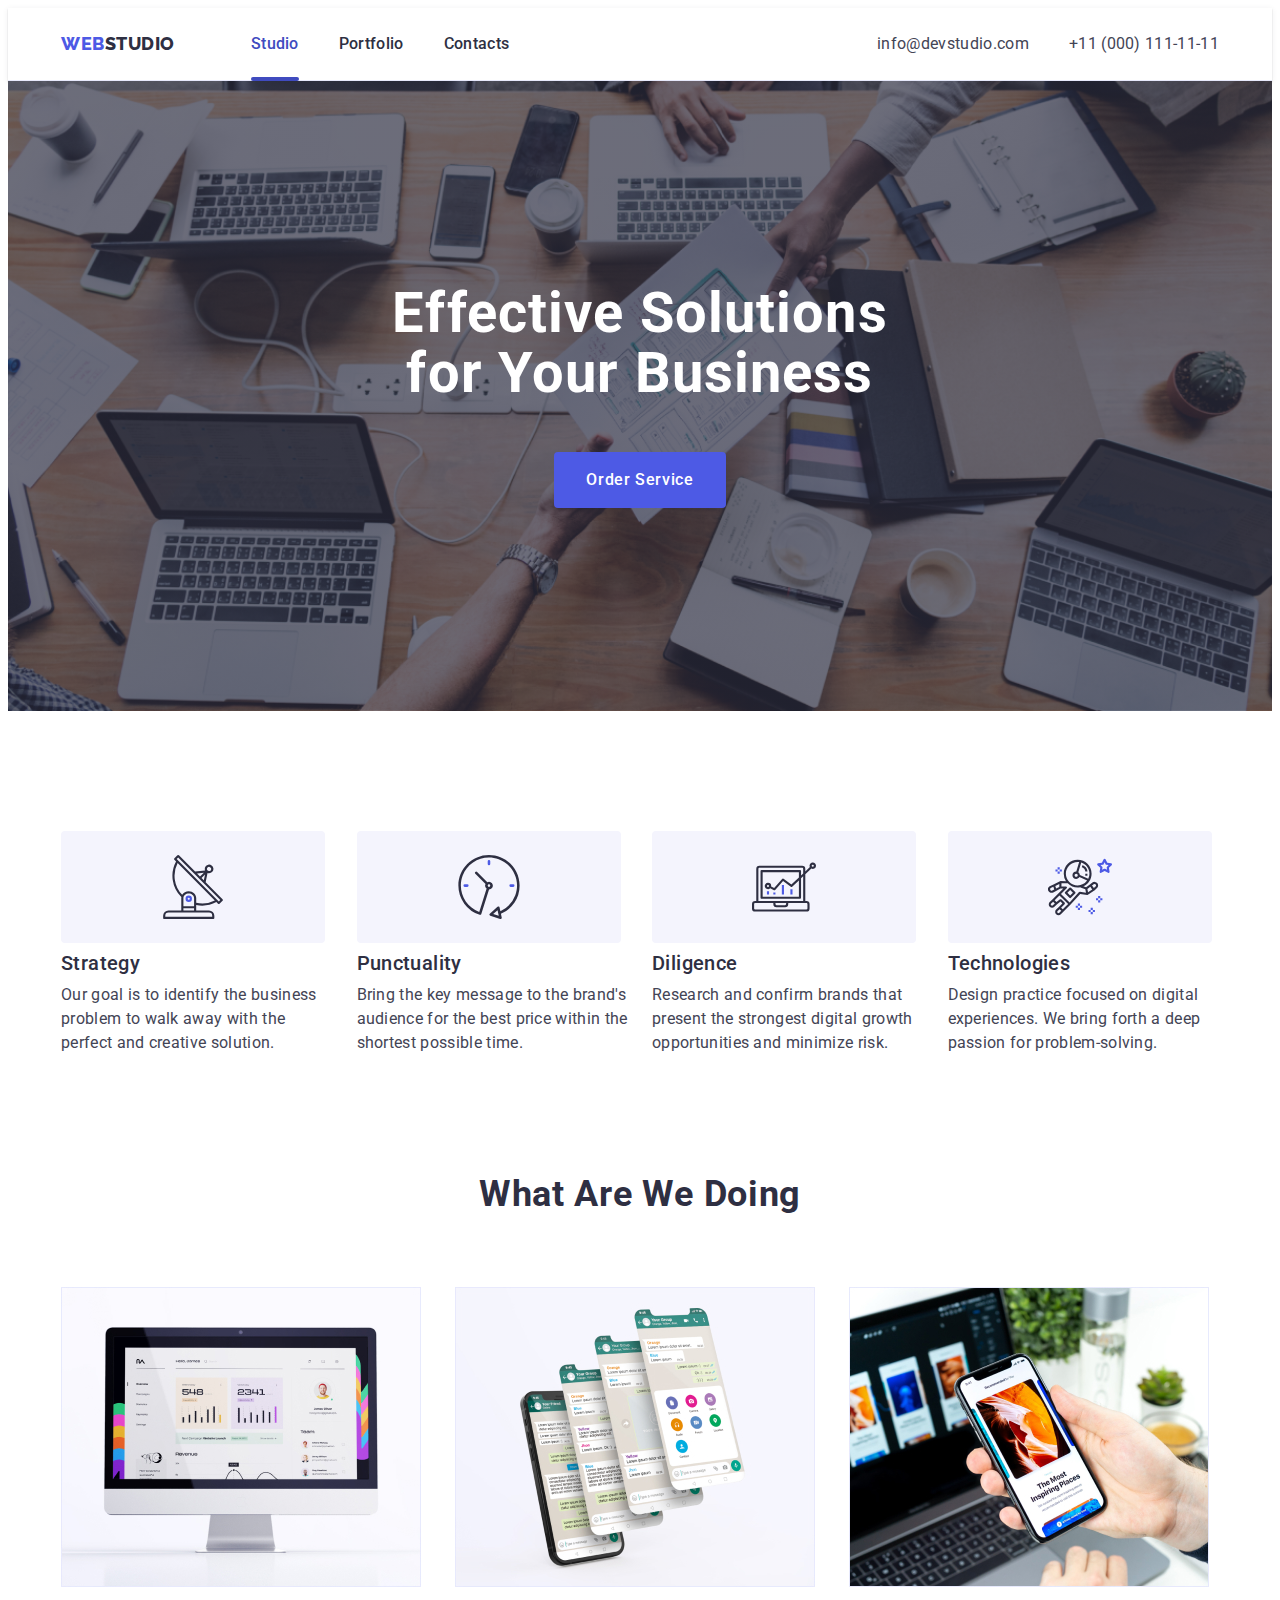
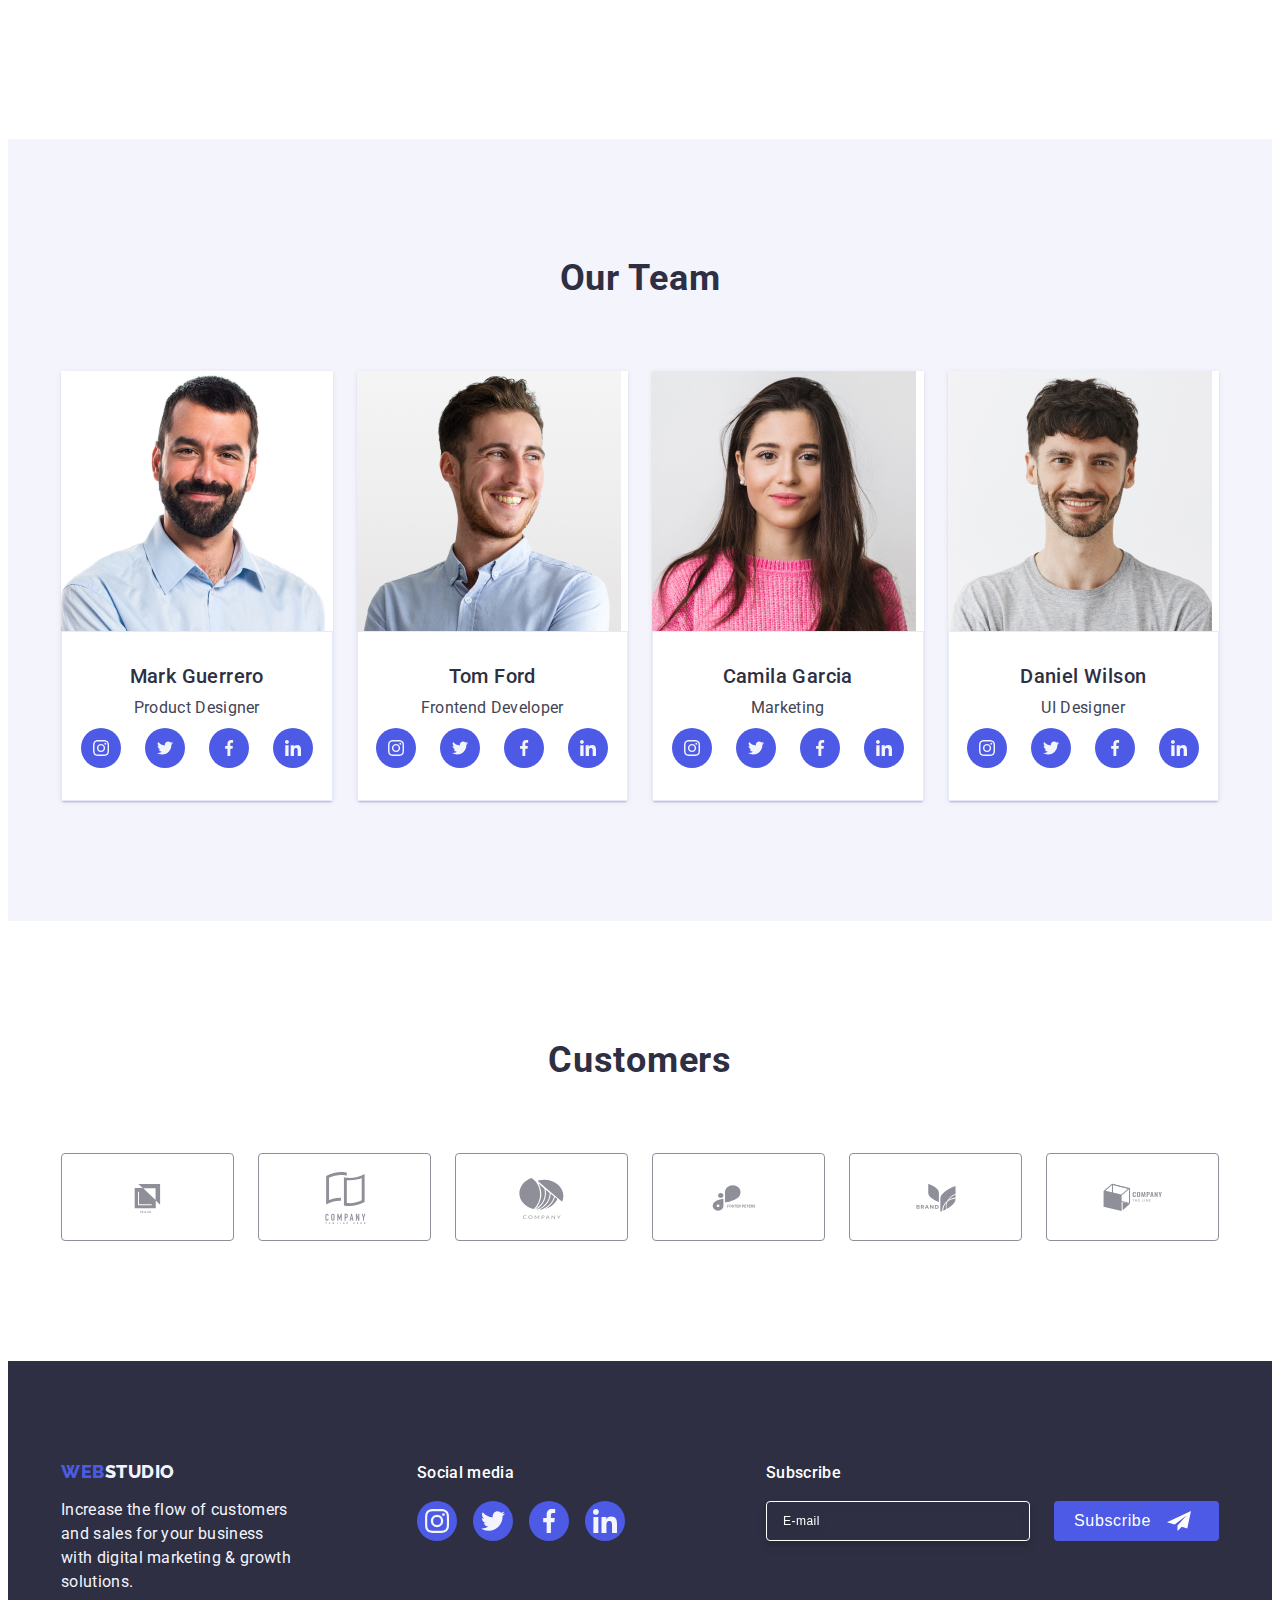
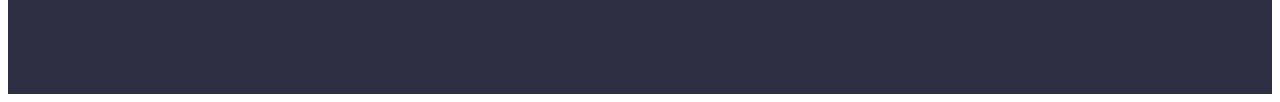
<file: index.html>
<!DOCTYPE html>
<html lang="en">

<head>
  <meta charset="UTF-8" />
  <meta http-equiv="X-UA-Compatible" content="IE=edge" />
  <meta name="viewport" content="width=device-width, initial-scale=1.0" />
  <title>Web studio</title>


  <link rel="stylesheet" href="https://cdnjs.cloudflare.com/ajax/libs/modern-normalize/2.0.0/modern-normalize.min.css"
    integrity="sha512-4xo8blKMVCiXpTaLzQSLSw3KFOVPWhm/TRtuPVc4WG6kUgjH6J03IBuG7JZPkcWMxJ5huwaBpOpnwYElP/m6wg=="
    crossorigin="anonymous" referrerpolicy="no-referrer" />


  <link rel="preconnect" href="https://fonts.googleapis.com">
  <link rel="preconnect" href="https://fonts.gstatic.com" crossorigin>
  <link href="https://fonts.googleapis.com/css2?family=Raleway:wght@800&family=Roboto:wght@400;500;700;900&display=swap"
    rel="stylesheet" />
  <link rel="stylesheet" href="./css/styles.css" />
</head>

<body>
  <!-- content -->
  <header class="header link">
    <div class="container header-container">
      <nav class="header-navigation list">
        <a class="header-logoweb link" href="./index.html">Web<span class="header-logoweb-link link">Studio</span></a>
        <ul class="header-menu list">
          <li class="header-menu-item link">
            <a class="header-menu-link link current" href="./index.html">Studio</a>
          <li class="header-menu-item link">
            <a class="header-menu-link link" href="./portfolio.html">Portfolio</a>
          </li>
          <li class="header-menu-item link">
            <a class="header-menu-link link" href="">Contacts</a>
          </li>
        </ul>
      </nav>
      <address class="addressted">
        <ul class="address list">
          <li class="address-link">
            <a class="address-iten link" href="mailto:info@devstudio.com">info@devstudio.com</a>
          </li>
          <li class="address-link">
            <a class="address-iten link" href="tel:+110001111111">+11 (000) 111-11-11</a>
          </li>
        </ul>
      </address>
    </div>
  </header>

  <main>
    <section class="section-solution">
      <div class="container section-container">
        <h1 class="full">Effective Solutions for Your Business</h1>
        <button type="button" class="solution-button" data-modal-open>Order Service</button>
      </div>
    </section>
    <!-- Strategy -->
    <section class="readers">
      <div class="container hid-container">
        <h2 class="hid visually-hidden">for readers</h2>
        <ul class="hid-link list">
          <li class="hid-link-list link">
            <div class="hid-icon-container">
              <svg class="hid-link-icon" width="64" height="64">
                <use href="./images/icons.svg#icon-antenna"> </use>
              </svg>
            </div>
            <h3 class="hid-link-title">Strategy</h3>
            <p class="hid-link-text">
              Our goal is to identify the business problem to walk away with the
              perfect and creative solution.
            </p>
          </li>

          <li class="hid-link-list link">
            <div class="hid-icon-container">
              <svg class="hid-link-icon" width="64" height="64">
                <use href="./images/icons.svg#icon-clock"> </use>
              </svg>
            </div>
            <h3 class="hid-link-title">Punctuality</h3>
            <p class="hid-link-text">
              Bring the key message to the brand's audience for the best price
              within the shortest possible time.
            </p>

          </li>
          <li class="hid-link-list link">
            <div class="hid-icon-container">
              <svg class="hid-link-icon" width="64" height="64">
                <use href="./images/icons.svg#icon-diagram"> </use>
              </svg>
            </div>
            <h3 class="hid-link-title">Diligence</h3>
            <p class="hid-link-text">
              Research and confirm brands that present the strongest digital
              growth opportunities and minimize risk.
            </p>

          </li>
          <li class="hid-link-list link">
            <div class="hid-icon-container">
              <svg class="hid-link-icon" width="64" height="64">
                <use href="./images/icons.svg#icon-astronaut"> </use>
              </svg>
            </div>
            <h3 class="hid-link-title">Technologies</h3>
            <p class="hid-link-text">
              Design practice focused on digital experiences. We bring forth a
              deep passion for problem-solving.
            </p>

          </li>
        </ul>
      </div>
    </section>
    <!--What are we doing-->
    <section class="sec-soul link">
      <div class="container soul-container">
        <h2 class="soul-title link">What are we doing</h2>
        <ul class="sec-soul-title list">
          <li class="sec-title-list link">
            <img src="./images/img1.jpg" alt="img1" width="360" />
          </li>
          <li class="sec-title-list link">
            <img src="./images/img2.jpg" alt="img2" width="360" />
          </li>
          <li class="sec-title-list link">
            <img src="./images/img3.jpg" alt="img3" width="360" />
          </li>
        </ul>
      </div>
    </section>
    <!--Our Team-->
    <section class="doing-soul link">
      <div class="container">
        <h2 class="soul-title link">Our Team</h2>
        <ul class="title-link list">
          <li class="title-list link">
            <img class="title-team" src="./images/team1.jpg" alt="Product Designer" width="264" />
            <div class="container text-container">
              <h3 class="link-title">Mark Guerrero</h3>
              <p class="link-text">Product Designer</p>
              <ul class="our-team-list list">
                <li class="our-team-li">
                  <a class="our-team link" href target="_blank">
                    <svg class="our-team-icon" width="16" height="16">
                      <use href="./images/icons.svg#icon-instagram"> </use>
                    </svg></a>
                </li>
                <li class="our-team-li">
                  <a class="our-team link" href target="_blank">
                    <svg class="our-team-icon" width="16" height="16">
                      <use href="./images/icons.svg#icon-twitter"> </use>
                    </svg></a>
                </li>
                <li class="our-team-li">
                  <a class="our-team link" href target="_blank">
                    <svg class="our-team-icon" width="16" height="16">
                      <use href="./images/icons.svg#icon-facebook"> </use>
                    </svg></a>
                </li>
                <li class="our-team-li">
                  <a class="our-team link" href target="_blank">
                    <svg class="our-team-icon" width="16" height="16">
                      <use href="./images/icons.svg#icon-linkedin"> </use>
                    </svg></a>
                </li>
              </ul>
            </div>
          </li>
          <li class="title-list link">
            <img class="title-team" src="./images/team2.jpg" alt="Frontend Developer" width="264" />
            <div class="container text-container">
              <h3 class="link-title">Tom Ford</h3>
              <p class="link-text">Frontend Developer</p>
              <ul class="our-team-list list">
                <li class="our-team-li">
                  <a class="our-team link" href target="_blank">
                    <svg class="our-team-icon" width="16" height="16">
                      <use href="./images/icons.svg#icon-instagram"> </use>
                    </svg></a>
                </li>
                <li class="our-team-li">
                  <a class="our-team link" href target="_blank">
                    <svg class="our-team-icon" width="16" height="16">
                      <use href="./images/icons.svg#icon-twitter"> </use>
                    </svg></a>
                </li>
                <li class="our-team-li">
                  <a class="our-team link" href target="_blank">
                    <svg class="our-team-icon" width="16" height="16">
                      <use href="./images/icons.svg#icon-facebook"> </use>
                    </svg></a>
                </li>
                <li class="our-team-li">
                  <a class="our-team link" href target="_blank">
                    <svg class="our-team-icon" width="16" height="16">
                      <use href="./images/icons.svg#icon-linkedin"> </use>
                    </svg></a>
                </li>
              </ul>
            </div>
          </li>
          <li class="title-list link">
            <img src="./images/team3.jpg" alt="Marketing" width="264" />
            <div class="container text-container">
              <h3 class="link-title">Camila Garcia</h3>
              <p class="link-text">Marketing</p>
              <ul class="our-team-list list">
                <li class="our-team-li">
                  <a class="our-team link" href target="_blank">
                    <svg class="our-team-icon" width="16" height="16">
                      <use href="./images/icons.svg#icon-instagram"> </use>
                    </svg></a>
                </li>
                <li class="our-team-li">
                  <a class="our-team link" href target="_blank">
                    <svg class="our-team-icon" width="16" height="16">
                      <use href="./images/icons.svg#icon-twitter"> </use>
                    </svg></a>
                </li>
                <li class="our-team-li">
                  <a class="our-team link" href target="_blank">
                    <svg class="our-team-icon" width="16" height="16">
                      <use href="./images/icons.svg#icon-facebook"> </use>
                    </svg></a>
                </li>
                <li class="our-team-li">
                  <a class="our-team link" href target="_blank">
                    <svg class="our-team-icon" width="16" height="16">
                      <use href="./images/icons.svg#icon-linkedin"> </use>
                    </svg></a>
                </li>
              </ul>
            </div>
          </li>
          <li class="title-list link">
            <img class="title-team" src="./images/team4.jpg" alt="UI Disigner" width="264" />
            <div class="container text-container">
              <h3 class="link-title">Daniel Wilson</h3>
              <p class="link-text">UI Designer</p>

              <ul class="our-team-list list">
                <li class="our-team-li">
                  <a class="our-team link" href target="_blank">
                    <svg class="our-team-icon" width="16" height="16">
                      <use href="./images/icons.svg#icon-instagram"> </use>
                    </svg></a>
                </li>
                <li class="our-team-li">
                  <a class="our-team link" href target="_blank">
                    <svg class="our-team-icon" width="16" height="16">
                      <use href="./images/icons.svg#icon-twitter"> </use>
                    </svg></a>
                </li>
                <li class="our-team-li">
                  <a class="our-team link" href target="_blank">
                    <svg class="our-team-icon" width="16" height="16">
                      <use href="./images/icons.svg#icon-facebook"> </use>
                    </svg></a>
                </li>
                <li class="our-team-li">
                  <a class="our-team link" href target="_blank">
                    <svg class="our-team-icon" width="16" height="16">
                      <use href="./images/icons.svg#icon-linkedin"> </use>
                    </svg></a>
                </li>
              </ul>
            </div>
          </li>
        </ul>
      </div>
    </section>
    <section class="customers">
      <div class="container">
        <h2 class="customers-title ">Customers</h2>
        <ul class="customers-list list">
          <li class="customers-buttom">
            <a class="customers-buttom-link link" href="" target="_blank">
              <svg class="customers-buttom-icon" width="104" height="56">
                <use href="./images/icons.svg#icon-Client"> </use>
              </svg></a>
          </li>
          <li class="customers-buttom">
            <a class="customers-buttom-link link" href="#" target="_blank">
              <svg class="customers-buttom-icon" width="104" height="56">
                <use href="./images/icons.svg#icon-Logo"> </use>
              </svg></a>
          </li>
          <li class="customers-buttom">
            <a class="customers-buttom-link link" href="#" target="_blank">
              <svg class="customers-buttom-icon" width="104" height="56">
                <use href="./images/icons.svg#icon-Logo-1"> </use>
              </svg></a>
          </li>
          <li class="customers-buttom">
            <a class="customers-buttom-link link" href="#" target="_blank">
              <svg class="customers-buttom-icon" width="104" height="56">
                <use href="./images/icons.svg#icon-Client-4"> </use>
              </svg></a>
          </li>
          <li class="customers-buttom">
            <a class="customers-buttom-link link" href="#" target="_blank">
              <svg class="customers-buttom-icon" width="104" height="56">
                <use href="./images/icons.svg#icon-Client-5"> </use>
              </svg></a>
          </li>
          <li class="customers-buttom">
            <a class="customers-buttom-link link" href="#" target="_blank">
              <svg class="customers-buttom-icon" width="104" height="56">
                <use href="./images/icons.svg#icon-Client-6"> </use>
              </svg></a>
          </li>
        </ul>
      </div>
    </section>
  </main>
  <!--WEBSTUDIO-->
  <footer class="footer-navigation">
    <div class="container nav-container">
      <div class="footer-logotex">
        <a class="footer-list link" href="./index.html">Web<span class="navigation-link link">Studio</span></a>
        <p class="footer-text">
          Increase the flow of customers and sales for your business with digital
          marketing & growth solutions.
        </p>
      </div>
      <div class="footer-icon">
        <p class="footer-menu">Social media</p>
        <ul class="footer-menu-icon list">
          <li class="footer-icon-text"><a class="footer-icon-link link" href target="_blank">
              <svg class="footer-buttom-icon" width="24" height="24">
                <use href="./images/icons.svg#icon-instagram"> </use>
              </svg></a>
          </li>
          <li class="footer-icon-text"><a class="footer-icon-link link" href target="_blank">
              <svg class="footer-buttom-icon" width="24" height="24">
                <use href="./images/icons.svg#icon-twitter"> </use>
              </svg></a>
          </li>
          <li class="footer-icon-text"><a class="footer-icon-link link" href target="_blank">
              <svg class="footer-buttom-icon" width="24" height="24">
                <use href="./images/icons.svg#icon-facebook"> </use>
              </svg></a>
          </li>
          <li class="footer-icon-text"><a class="footer-icon-link link" href target="_blank">
              <svg class="footer-buttom-icon" width="24" height="24">
                <use href="./images/icons.svg#icon-linkedin"> </use>
              </svg></a>
          </li>
        </ul>
     
    </div>
    <div class="footer-subscribe">
      <p class="subscribe-title">Subscribe</p>
      <form class="footer-form">
        <label aria-label="email" class="footer-label">
          <input type="email" name="footer-email" class="footer-input" placeholder="E-mail" />
        </label>
    
        <button type="submit" class="footer-form-btn">
          Subscribe
          <svg class="footer-btn-svg" width="24" height="24">
            <use href="./images/icons.svg#icon-Frame"></use>
          </svg>
        </button>
      </form>
    </div>
    </div>
    </footer>
       <!-- modal-->

  <div class="backdrop is-hidden" data-modal>
    <div class="modal">
      <button type="button" class="modal-close-btn" data-modal-close>
        <svg class="close-icon" width="8" height="8">
          <use href="./images/icons.svg#icon-close-black-18dp-2-1"> </use>
        </svg>
      </button>
      <p class="modal-title"> Leave your contacts and we will call you back </p>
    <form class="modal-form">
   <div class="modal-field">
<label for="user-name" class="input-label">Name</label>
<div class="input-wrap">
  <input type="text"
   name="user-name" 
   class="modal-input" 
   id="user-name"/>
<svg class="model-input-icon" width="18" height="24">
  <use href="./images/icons.svg#icon-name"></use></svg>
</div>
</div>

<div class="modal-field">
<label for="user-tel" class="input-label">Phone</label>
<div class="input-wrap">
<input type="text"
 name="user-tel" 
 class="modal-input" 
 placeholder="Enter phone" 
 id="user-tel"
 />
<svg class="model-input-icon" width="18" height="24">
  <use href="./images/icons.svg#icon-phone"></use> </svg>
</div>
</div>

<div class="modal-field">
<label for="user-email" class="input-label">Email</label>
<div class="input-wrap">
  <input type="text" 
  name="user-email" 
  class="modal-input" 
  placeholder="Enter email" 
  id="user-email"/>
  <svg class="model-input-icon" width="18" height="24">
    <use href="./images/icons.svg#icon-Vector"></use>
  </svg>
</div>
</div>
<div class="modal-field-comment">
  <label for="user-comment" class="input-label">Comment</label>
  <textarea name="user-comment" 
  id="user-comment"
  class="modal-texarea"
  placeholder="Text input"
  ></textarea>
</div>

<div class="data-privacy">
<input
 type="checkbox"
 name="user-privacy" 
 class="visually-hidden input-checkbox"
  value="true" 
  id="user-privacy"/>
  <label for="user-privacy" class="input-privacy">
    <span class="data-check-svg">
<svg class="icon-chek-active" width="10" height="8">
  <use href="./images/icons.svg#icon-check"></use>
</svg>
    </span>
    I accept the terms and conditions of the
    <a href="" class="privacy-policy">Privacy Policy</a>
  </label>

</div>
<button type="submit" class="modal-form-btn"> Send</button>

    </form>
    </div>
  </div>
  <script src="./js/modal.js"></script>
</body>
</html>
</file>
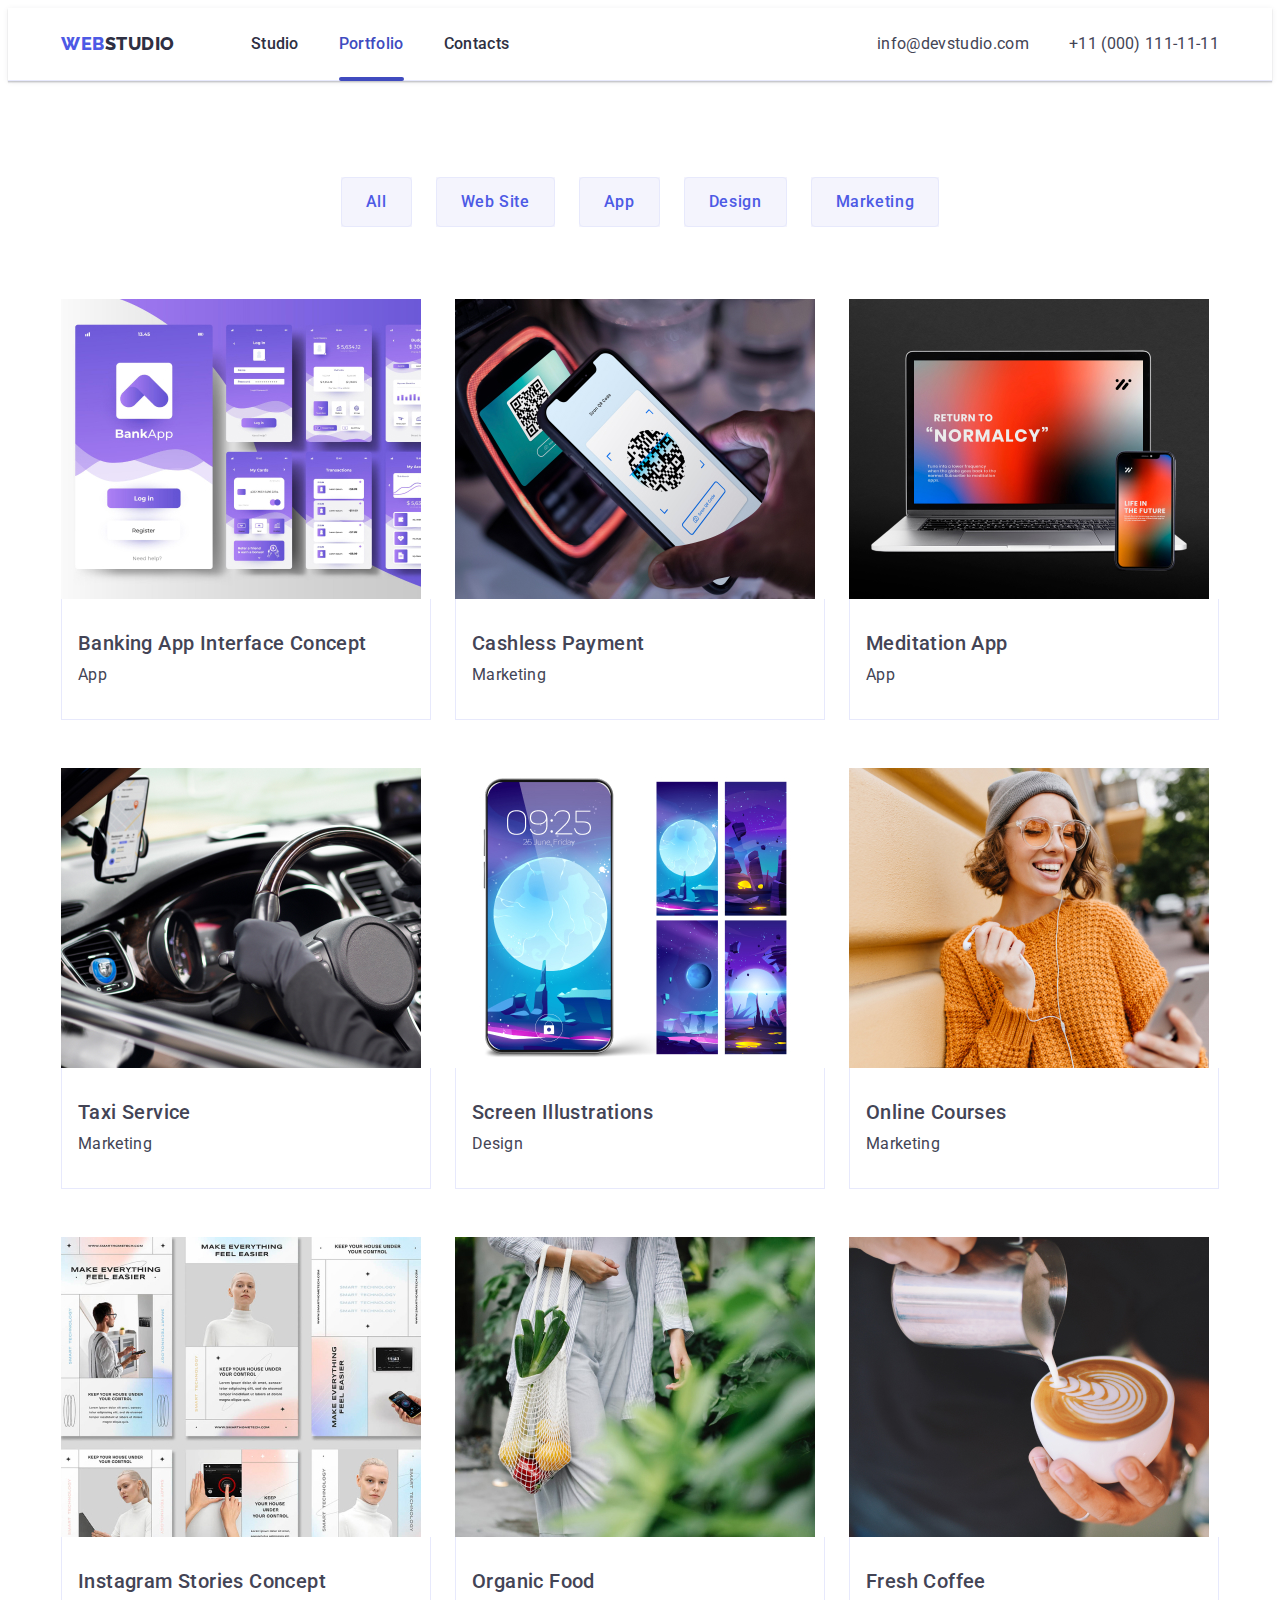
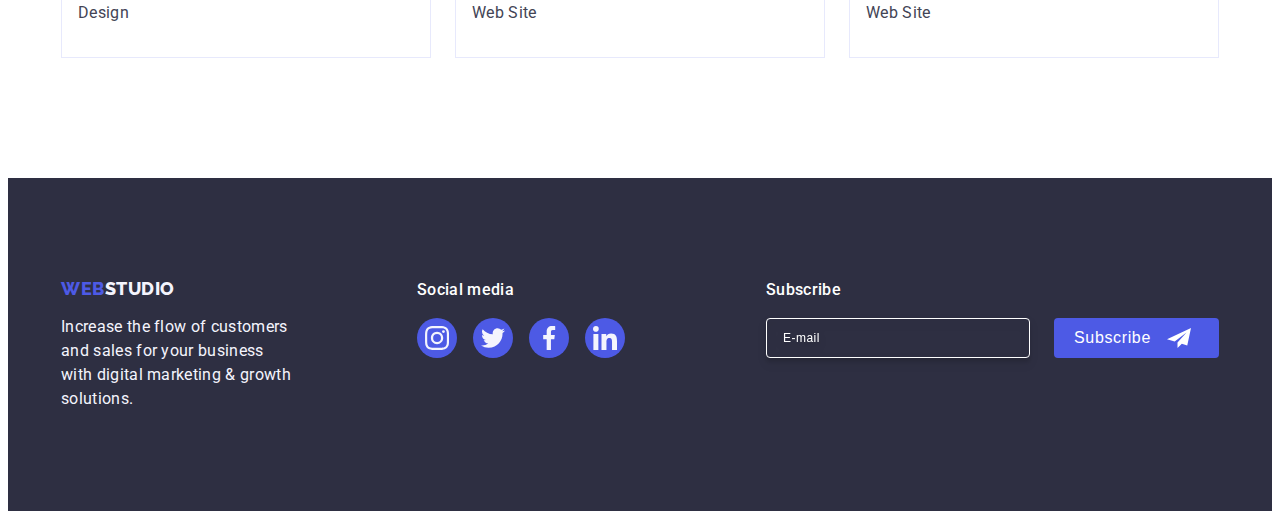
<file: portfolio.html>
<!DOCTYPE html>
<html lang="en">

<head>
    <meta charset="UTF-8" />
    <meta http-equiv="X-UA-Compatible" content="IE=edge" />
    <meta name="viewport" content="width=device-width, initial-scale=1.0" />
    <title>Web studio</title>


    <link rel="stylesheet" href="https://cdnjs.cloudflare.com/ajax/libs/modern-normalize/2.0.0/modern-normalize.min.css"
        integrity="sha512-4xo8blKMVCiXpTaLzQSLSw3KFOVPWhm/TRtuPVc4WG6kUgjH6J03IBuG7JZPkcWMxJ5huwaBpOpnwYElP/m6wg=="
        crossorigin="anonymous" referrerpolicy="no-referrer" />


    <link rel="preconnect" href="https://fonts.googleapis.com">
    <link rel="preconnect" href="https://fonts.gstatic.com" crossorigin>
    <link
        href="https://fonts.googleapis.com/css2?family=Raleway:wght@800&family=Roboto:wght@400;500;700;900&display=swap"
        rel="stylesheet" />
    <link rel="stylesheet" href="./css/styles.css" />
</head>

<body>
    <!-- content -->
    <header class="header link">
        <div class="container header-container">
            <nav class="header-navigation list">
                <a class="header-logoweb link" href="./index.html">Web<span
                        class="header-logoweb-link link">Studio</span></a>
                <ul class="header-menu list">
                    <li class="header-menu-item link">
                        <a class="header-menu-link link" href="./index.html">Studio</a>
                    <li class="header-menu-item link">
                        <a class="header-menu-link link current" href="./portfolio.html">Portfolio</a>
                    </li>
                    <li class="header-menu-item link">
                        <a class="header-menu-link link" href="">Contacts</a>
                    </li>
                </ul>
            </nav>
            <address class="addressted">
                <ul class="address list">
                    <li class="address-link">
                        <a class="address-iten link" href="mailto:info@devstudio.com">info@devstudio.com</a>
                    </li>
                    <li class="address-link">
                        <a class="address-iten link" href="tel:+110001111111">+11 (000) 111-11-11</a>
                    </li>
                </ul>
            </address>
        </div>
    </header>

    <main>
        <section class="filter list">
            <div class="container">
                <h1 class="visually-hidden">filter</h1>
                <ul class="filter-clic list">
                    <li class="filter-clok"><button type="button" class="filter-link">All</button></li>
                    <li class="filter-clok"><button type="button" class="filter-link">Web Site</button></li>
                    <li class="filter-clok"><button type="button" class="filter-link">App</button></li>
                    <li class="filter-clok"><button type="button" class="filter-link">Design</button></li>
                    <li class="filter-clok"><button type="button" class="filter-link">Marketing</button></li>
                </ul>
                <ul class="foto-title list">
                    <li class="foto-link-old link">
                        <a class="foto-link link" href="#">
                            <div class="foto-img-box">
                            <img class="foto-team" src="./images/img33.jpg" alt="bank app" width="360" height="300">
                           <p class="foto-text foto-overlay">14 Stylish and User-Friendly App Design Concepts · Task Manager App · Calorie Tracker App · Exotic Fruit Ecommerce App ·
                        Cloud Storage App</p>
                           </div>
                            <div class="foto-container">
                                <h2 class="foto-link-title">Banking App Interface Concept</h2>
                                <p class="text">App</p>
                            </div>
                        </a>
                    </li>
                    <li class="foto-link-old link">
                        <a class="foto-link link" href="#">
                            <div class="foto-img-box">
                            <img class="foto-team" src="./images/img44.jpg" alt="Cashless Payment" width="360" />
                        <p class="foto-text foto-overlay">14 Stylish and User-Friendly App Design Concepts · Task Manager App · Calorie Tracker App · Exotic Fruit Ecommerce
                            App ·
                            Cloud Storage App</p>
                        </div>
                            <div class="foto-container">
                                <h2 class="foto-link-title">Cashless Payment</h2>
                                <p class="text">Marketing</p>
                            </div>
                        </a>
                    </li>
                    <li class="foto-link-old link">
                        <a class="foto-link link" href="#">
                            <div class="foto-img-box">
                            <img class="foto-team" src="./images/img5.jpg" alt="Meditation App" width="360" />
                            <p class="foto-text foto-overlay">14 Stylish and User-Friendly App Design Concepts · Task Manager App · Calorie Tracker App · Exotic Fruit Ecommerce
                                App ·
                                Cloud Storage App</p>
                            </div>
                            <div class="foto-container">
                                <h2 class="foto-link-title">Meditation App</h2>
                                <p class="text">App</p>
                            </div>
                        </a>
                    </li>
                    <li class="foto-link-old link">
                        <a class="foto-link link" href="#">
                            <div class="foto-img-box">
                            <img class="foto-team" src="./images/img6.jpg" alt="Taxi Service arketing" width="360" />
                        <p class="foto-text foto-overlay">14 Stylish and User-Friendly App Design Concepts · Task Manager App · Calorie Tracker App · Exotic Fruit Ecommerce
                            App ·
                            Cloud Storage App</p>
                        </div>
                            <div class="foto-container">
                                <h2 class="foto-link-title">Taxi Service</h2>
                                <p class="text">Marketing</p>
                            </div>
                        </a>
                    </li>
                    <li class="foto-link-old link">
                        <a class="foto-link link" href="#">
                            <div class="foto-img-box">
                            <img class="foto-team" src="./images/img7.jpg" alt="Screen Illustrations" width="360" />
                            <p class="foto-text foto-overlay">14 Stylish and User-Friendly App Design Concepts · Task Manager App · Calorie Tracker App · Exotic Fruit Ecommerce
                                App ·
                                Cloud Storage App</p>
                                </div>
                                <div class="foto-container">
                                <h2 class="foto-link-title">Screen Illustrations</h2>
                                <p class="text">Design</p>
                            </div>
                        </a>
                    </li>
                    <li class="foto-link-old link">
                        <a class="foto-link link" href="#">
                            <div class="foto-img-box">
                            <img class="foto-team" src="./images/img8.jpg" alt="Online Courses" width="360" />
                            <p class="foto-text foto-overlay">14 Stylish and User-Friendly App Design Concepts · Task Manager App · Calorie Tracker App · Exotic Fruit Ecommerce
                                App ·
                                Cloud Storage App</p>
                                </div>
                                <div class="foto-container">
                                <h2 class="foto-link-title">Online Courses</h2>
                                <p class="text">Marketing</p>
                            </div>
                        </a>
                    </li>
                    <li class="foto-link-old link">
                        <a class="foto-link link" href="#">
                            <div class="foto-img-box">
                            <img class="foto-team" src="./images/img9.jpg" alt="Instagram Stories Concept"
                                width="360" />
                            <p class="foto-text foto-overlay">14 Stylish and User-Friendly App Design Concepts · Task Manager App · Calorie Tracker App · Exotic Fruit Ecommerce
                                App ·
                                Cloud Storage App</p>
                                </div>
                                <div class="foto-container">
                                <h2 class="foto-link-title">Instagram Stories Concept</h2>
                                <p class="text">Design</p>
                            </div>
                        </a>
                    </li>
                    <li class="foto-link-old link">
                        <a class="foto-link link" href="#">
                            <div class="foto-img-box">
                            <img class="foto-team" src="./images/img10.jpg" alt="Organic Food" width="360" />
                            <p class="foto-text foto-overlay">14 Stylish and User-Friendly App Design Concepts · Task Manager App · Calorie Tracker App · Exotic Fruit Ecommerce
                                App ·
                                Cloud Storage App</p>
                            </div>
                            <div class="foto-container">
                                <h2 class="foto-link-title">Organic Food</h2>
                                <p class="text">Web Site</p>
                            </div>
                        </a>
                    </li>
                    <li class="foto-link-old link">
                        <a class="foto-link link" href="#">
                            <div class="foto-img-box">
                            <img class="foto-team" src="./images/img11.jpg" alt="Fresh Coffee" width="360" />
                            <p class="foto-text foto-overlay">14 Stylish and User-Friendly App Design Concepts · Task Manager App · Calorie Tracker App · Exotic Fruit Ecommerce
                                App ·
                                Cloud Storage App</p>
                            </div>
                            <div class="foto-container">
                                <h2 class="foto-link-title">Fresh Coffee</h2>
                                <p class="text">Web Site</p>
                            </div>
                        </a>
                    </li>
                </ul>
            </div>
        </section>
    </main>
    <!--WEBSTUDIO-->
    <footer class="footer-navigation">
        <div class="container nav-container">
            <div class="footer-logotex">
                <a class="footer-list link" href="./index.html">Web<span class="navigation-link link">Studio</span></a>
                <p class="footer-text">
                    Increase the flow of customers and sales for your business with digital
                    marketing & growth solutions.
                </p>
            </div>
            <div class="footer-icon">
                <p class="footer-menu">Social media</p>
                <ul class="footer-menu-icon list">
                    <li class="footer-icon-text"><a class="footer-icon-link link" href target="_blank">
                            <svg class="footer-buttom-icon" width="24" height="24">
                                <use href="./images/icons.svg#icon-instagram"> </use>
                            </svg></a>
                    </li>
                    <li class="footer-icon-text"><a class="footer-icon-link link" href target="_blank">
                            <svg class="footer-buttom-icon" width="24" height="24">
                                <use href="./images/icons.svg#icon-twitter"> </use>
                            </svg></a>
                    </li>
                    <li class="footer-icon-text"><a class="footer-icon-link link" href target="_blank">
                            <svg class="footer-buttom-icon" width="24" height="24">
                                <use href="./images/icons.svg#icon-facebook"> </use>
                            </svg></a>
                    </li>
                    <li class="footer-icon-text"><a class="footer-icon-link link" href target="_blank">
                            <svg class="footer-buttom-icon" width="24" height="24">
                                <use href="./images/icons.svg#icon-linkedin"> </use>
                            </svg></a>
                    </li>
                </ul>
    
            </div>
            <div class="footer-subscribe">
                <p class="subscribe-title">Subscribe</p>
                <form class="footer-form">
                    <label aria-label="email" class="footer-label">
                        <input type="email" name="footer-email" class="footer-input" placeholder="E-mail" />
                    </label>
    
                    <button type="submit" class="footer-form-btn">
                        Subscribe
                        <svg class="footer-btn-svg" width="24" height="24">
                            <use href="./images/icons.svg#icon-Frame"></use>
                        </svg>
                    </button>
                </form>
            </div>
        </div>
    </footer>
</body>

</html>
</file>
<file: css/styles.css>
element.style {}

*,
::after,
::before {
    box-sizing: border-box
}

head {
    display: none;
    background-color: #2E2F42;
    background-image: linear-gradient(rgba(46, 47, 66, 0.7),
            rgba(46, 47, 66, 0.7)),
        url(../images/hero-bg.jpeg);
    background-repeat: no-repeat;
}


:root {
    --primari-font: "Raleway", sans-serif;
    --secondary-font: "Roboto", sans-serif;
    --secondary-black: #434455;
    --secondary-white: #f4f4fd;
    --navyblue-color: #2e2f42;
    --iris-color: #4d5ae5;
    --white: #ffffff;
    --hover-color: #404bbf;
    --light-stale: #8e8f99;
    --green-color: #31d0aa;
    --dairy: #fcfcfc;
    --accent-color: #e7e9fc;
}

p,
h1,
h2,
h3,
h4,
h5 {
    margin-top: 0;
    margin-bottom: 0;
}

ul {
    margin-top: 0;
    margin-bottom: 0;
    padding-left: 0;
}

body {
    font-family: var(--secondary-font);
    color: var(--secondary-black);

}

.container {
    width: 100%;
    max-width: 1158px;

    margin: 0 auto;
}

.header {
    border-bottom: 1px solid #e7e9fc;
    box-shadow: 0px 2px 1px rgba(46, 47, 66, 0.08),
        0px 1px 1px rgba(46, 47, 66, 0.16),
        0px 1px 6px rgba(46, 47, 66, 0.08);
}

.header-container {
    display: flex;
    align-items: center;

}

.header-navigation {
    color: var(--navyblue-color);
    list-style: none;
    font-weight: 500;
    font-size: 16px;
    line-height: 1.5;
    letter-spacing: 0.02em;
    text-decoration: none;
    display: flex;
    align-items: center;
    flex-grow: 1;
    margin: 0 auto;

}

.header-logoweb {
    color: var(--iris-color);
    font-size: 18px;
    font-family: "Raleway", sans-serif;
    font-style: normal;
    font-weight: 800;
    line-height: 1.17;
    letter-spacing: 0.03em;
    text-transform: uppercase;
    cursor: pointer;
    margin-right: 76px;



}

.header-logoweb:hover {
    color: var(--hover-color);
}

.header-logoweb:focus {
    color: var(--hover-color);
}

.link {
    text-decoration: none;
}

.list {
    list-style-type: none;
    padding-left: 0;
    margin: 0;

}

.header-logoweb-link {
    color: var(--navyblue-color);
    font-size: 18px;
    font-style: normal;
    font-family: "Raleway", sans-serif;
    font-weight: 800;
    line-height: 1.17px;
    letter-spacing: 0.03em;
    text-transform: uppercase;
}

.header-logoweb-link:hover {
    color: var(--hover-color);
}

.header-logoweb-linkk:focus {
    color: var(--hover-color);
}

.header-menu {
    display: flex;
    gap: 40px;

}



.header-menu-link {
    color: var(--navyblue-color);
    font-size: 16px;
    font-style: normal;
    font-weight: 500;
    line-height: 1.5;
    display: block;
    letter-spacing: 0.02em;
    text-decoration: none;
    list-style: none;
    padding-top: 24px;
    padding-bottom: 24px;
    position: relative;
    transition: color 250ms cubic-bezier(0.4, 0, 0.2, 1);

}

.header-menu-link:hover,
.header-menu-link:focus {
    color: var(--hover-color);
}

.header-menu.current {
    color: var(--hover-color);
}

.current {
    position: relative;
    color: #404bbf;
}

.current::after {
    content: "";
    width: 100%;
    height: 4px;
    border-radius: 2px;
    position: absolute;
    bottom: -1px;
    background-color: var(--hover-color);
    left: 0;


}


.addressted {
    font-style: normal;
    margin-left: auto;

}

.address {
    display: flex;
    align-items: center;
    gap: 40px;
}

.address-iten {
    color: var(--secondary-black);
    font-size: 16px;
    line-height: 1.5;
    letter-spacing: 0.02em;
    font-style: normal;
    transition: color 250ms cubic-bezier(0.4, 0, 0.2, 1);

}

.address-iten:hover,
.address-iten:focus {
    color: var(--hover-color);
}

.section-solution {
    background: var(--navyblue-color);
    background-image: linear-gradient(rgba(46, 47, 66, 0.70),
            rgba(46, 47, 66, 0.70)),
        url(../images/people-office.jpg);
    background-size: cover;
    padding-top: 188px;
    padding-bottom: 188px;
    max-width: 1440px;
    margin: 0 auto;
    background-repeat: no-repeat;
    background-position: center;

}

.section-container {
    min-width: 1128px;
    padding: 15px;
    margin-right: auto;
    margin-left: auto;
}

.full {
    color: var(--white, #ffffff);
    font-size: 56px;
    font-weight: 700;
    line-height: 1.07;
    letter-spacing: 0.02em;
    margin-bottom: 48px;
    max-width: 496px;
    margin: 0 auto;
    text-align: center;
    margin-bottom: 48px;

}

.solution-button {
    cursor: pointer;
    font-family: "Roboto", sans-serif;
    font-weight: 500;
    font-size: 16px;
    line-height: 1.5;
    letter-spacing: 0.04em;
    color: #ffffff;
    background-color: var(--iris-color);
    padding: 16px 32px;
    margin: 0 auto;
    display: block;
    border: none;
    min-width: 169px;
    border-radius: 4px;
    transition: background-color 250ms cubic-bezier(0.4, 0, 0.2, 1);

}

.solution-button:hover,
.solution-button:focus {
    background-color: var(--hover-color);

}

.readers {
    padding: 120px 0;

}

.hid-container {
    margin-right: auto;
    margin-left: auto;

}

.hid {
    color: var(--navyblue-color);
}

.visually-hidden {
    position: absolute;
    width: 1px;
    height: 1px;
    margin: -1px;
    border: 0;
    padding: 0;
    white-space: nowrap;
    clip-path: inset(100%);
    clip: rect(0 0 0 0);
    overflow: hidden;
}


.hid-link {
    display: flex;
    gap: 24px;

}

.hid-link h3 .hid-link p {
    padding-left: 32px;

}

.hid-link-list {
    flex-basis: calc((100% - 72px)/4);

}

.hid-icon-container {
    display: flex;
    align-items: center;
    justify-content: center;
    background-color: #f4f4fd;
    border-radius: 4px;
    margin-bottom: 8px;
    height: 112px;
    width: 264px;
}

.hid-link-icon {
    background: var(--cloud, #F4F4FD);

}

.hid-link-title {
    color: var(--navyblue-color);
    font-size: 20px;
    font-weight: 500;
    line-height: 1.2;
    letter-spacing: 0.02em;
    margin-bottom: 8px;
}

.hid-link-text {
    color: var(--secondary-black);
    font-size: 16px;
    line-height: 1.5;
    letter-spacing: 0.02em;
    text-align: left;
}

.sec-soul {
    background-color: #FFFFFF;
    padding-bottom: 120px;
}

.sec-soul-title {
    display: flex;
    gap: 24px;
}

.sec-title-list {
    flex-basis: calc((100% - 48px)/3);
    padding-bottom: 32px;
    border-radius: 0px 0px 4px 4px
}

.soul-container {
    text-align: center;
}

.soul-title {
    color: var(--navyblue-color);
    font-size: 36px;
    font-weight: 700;
    line-height: 1.11;
    letter-spacing: 0.02em;
    text-transform: capitalize;
    text-align: center;
    margin-bottom: 72px;
}

.doing-soul {
    background-color: #F4F4FD;
    text-align: center;
    padding-top: 120px;
    padding-bottom: 120px;
}

.text-container {
    padding: 32px 16px;
}

.sec-title-list {}

.title-link {
    display: flex;
    gap: 24px;

}

.title-list {
    flex-basis: calc((100% - 72px)/4);
    border-radius: 0px 0px 4px 4px;
    background: var(--white, #FFF);
    box-shadow: 0px 2px 1px 0px rgba(46, 47, 66, 0.08), 0px 1px 1px 0px rgba(46, 47, 66, 0.16), 0px 1px 6px 0px rgba(46, 47, 66, 0.08);

}

.text-container {
    text-align: center;
    border: 1px solid #e7e9fc;
    padding: 32px 0;
}

.link-title {
    color: var(--navyblue-color);
    font-size: 20px;
    font-style: normal;
    font-weight: 500;
    line-height: 1.2;
    letter-spacing: 0.02em;
    margin-bottom: 8px;

}

.link-text {
    margin-bottom: 8px;
    color: var(--secondary-black);
    font-size: 16px;
    font-style: normal;
    font-weight: 400;
    line-height: 1.5;
    letter-spacing: 0.02em;
}

.our-team-list {
    display: flex;
    justify-content: center;
    align-items: center;
    width: 100%;
    height: 100%;
    border: none;
    gap: 24px;
    border-color: var(--navyblue-color);

}

.our-team-list:hover,
.our-team-list:focus {
    background-color: var(--beg-button-color);
}

.our-team-li {
    width: 40px;
    height: 40px;




}

.our-team {

    display: flex;
    justify-content: center;
    border-radius: 50%;
    background-color: #4d5ae5;
    align-items: center;
    fill: var(--secondary-white);
    transition: background-color 250ms cubic-bezier(0.4, 0, 0.2, 1);
    width: 100%;
    height: 100%;
}



.our-team:hover {
    background-color: #404bbf;

}

.our-team:focus {
    background-color: #404bbf;

}

.our-team-icon {
    fill: var(--secondary-white);



}

.our-team-icon:is(:hover, :focus) {
    background-color: #404bbf;
}

.customers {
    padding: 120px 0;

}

.customers-title {
    font-size: 36px;
    font-weight: 700;
    line-height: 1.11;
    letter-spacing: 0.02em;
    text-transform: capitalize;
    text-align: center;
    margin-bottom: 72px;
    color: var(--navyblue-color);
}

.customers-list {
    display: flex;
    gap: 24px;
}


.customers-buttom {
    width: calc((100% - 120px) / 6);
    height: 88px;
}


.customers-buttom-link {
    width: 100%;
    height: 100%;
    display: flex;
    justify-content: center;
    align-items: center;
    color: var(--light-stale);
    border: 1px solid var(--light-stale);

    border-radius: 4px;

    transition: border-color 250ms cubic-bezier(0.4, 0, 0.2, 1),
        color 250ms cubic-bezier(0.4, 0, 0.2, 1);
}

.customers-buttom-link:hover {
    border-color: var(--hover-color);
    color: var(--hover-color);

}

.customers-buttom-link:focus {
    border-color: var(--hover-color);
    color: var(--hover-color);
}

.customers-buttom-icon {
    fill: currentColor;

}

.customers-buttom-icon:hover {
    fill: var(--hover-color);
}

.customers-buttom-icon:focus {
    fill: var(--hover-color);
}

.footer-navigation {
    background: var(--navyblue, #2e2f42);
    padding-top: 100px;
    padding-bottom: 100px;

}

.nav-container {
    display: flex;
    align-items: baseline;


}

.footer-logotex {
    margin-right: 120px;
    width: 264px;
}

.footer-list {
    color: var(--iris-color);
    font-size: 18px;
    font-family: 'Raleway', sans-serif;
    font-weight: 800;
    line-height: 1.17;
    letter-spacing: 0.03em;
    text-transform: uppercase;
    text-decoration: none;
    display: inline-block;
    margin-bottom: 16px;
}

.navigation-link {
    color: var(--secondary-white);
    font-size: 18px;
    font-weight: 800;
    font-family: 'Raleway', sans-serif;
    line-height: 1.17;
    letter-spacing: 0.03em;
    text-transform: uppercase;
    text-decoration: none;


}

.footer-text {
    color: #f4f4fd;
    font-size: 16px;
    font-weight: 400;
    line-height: 24px;
    letter-spacing: 0.32px;
}

.footer-icon {
    margin-right: 0;
    gap: 40px;
    display: block;



}

.footer-menu-icon {
    display: flex;
    gap: 16px;

}

.footer-menu-icon:hover,
.footer-menu-icon:focus {
    background-color: var(--beg-button-color);

}

.footer-icon-text {

    color: var(--secondary-white);
    font-size: 16px;
    line-height: 1.5;
    letter-spacing: 0.02em;

    transition: background-color 250ms cubic-bezier(0.4, 0, 0.2, 1);
}

.footer-icon-link {
    display: flex;
    border-radius: 50%;
    color: var(--light-stale);
    width: 40px;
    height: 40px;
    background-color: #4D5AE5;
    align-items: center;
    justify-content: center;
    transition: background-color 250ms cubic-bezier(0.4, 0, 0.2, 1);

}

.footer-icon-link:hover,
.footer-icon-link:focus {
    background-color: #31d0aa;

}


.footer-menu {
    color: var(--white, #FFF);
    font-size: 16px;
    font-style: normal;
    font-weight: 500;
    line-height: 1.5;
    letter-spacing: 0.02em;
    margin-bottom: 16px;
    min-width: 269px;

}

.footer-buttom-icon {
    fill: #f4f4fd;

}

.footer-buttom-icon:hover {
    background-color: #31d0aa;
}

.footer-buttom-icon:focus {
    background-color: #31d0aa;

}
.footer-subscribe {
    margin-left: 80px;
}

.footer-input {
    border-radius: 4px;
    border: 1px solid #fff;
    box-shadow: 0px 4px 4px 0px rgba(0, 0, 0, 0.15);
    width: 264px;
    height: 40px;
    background-color: transparent;
    padding: 8px 16px;
    font-size: 12px;

    outline: transparent;

    filter: drop-shadow(0px 4px 4px rgba(0, 0, 0, 0.15));
    color: #ffffff;
    line-height: 1.5;
    letter-spacing: 0.04em;
}

.footer-form-btn {
    padding: 8px 24px 8px 16px;
    color: #fff;
    text-align: center;
    font-size: 16px;
    letter-spacing: 0.04em;
    font-weight: 500;
    line-height: 1.5;
    border-radius: 4px;
    background: #4d5ae5;
    height: 40px;
    min-width: 165px;
    display: flex;
    justify-content: center;
    align-items: center;
    cursor: pointer;
    border: none;
    fill: currentColor;
}

.footer-btn-svg {
    margin-left: 16px;
  
}

.footer-form {
    display: flex;
    gap: 24px;
}

.footer-input::placeholder {
    color: #ffffff;

    font-size: 12px;

    font-weight: 400;
    line-height: 1.5;
    letter-spacing: 0.04em;
}

.subscribe-title {
    color: #fff;

    font-size: 16px;
    margin-bottom: 16px;
    font-weight: 500;
    line-height: 1.5;
    letter-spacing: 0.02em;
}

.filter {
    padding-top: 96px;
    padding-bottom: 120px;
}

.filter-clic {
    display: flex;
    align-items: center;
    justify-content: center;
    margin-bottom: 72px;
    gap: 24px;
    color: var(--navyblue-color);
}

.filter-hidden {
    color: var(--white, #ffffff);
}

.filter-clok {
    background-color: var(--secondary-white);
    color: var(--iris-color);
}

.filter-clok:hover,
.filter-clok:focus {}

.filter-link {
    font-family: inherit;
    cursor: pointer;
    font-family: "Roboto", sans-serif;
    font-weight: 500;
    font-size: 16px;
    line-height: 1.5;
    letter-spacing: 0.04em;
    color: #ffffff;
    background-color: var(--secondary-white);
    color: var(--iris-color);
    padding: 12px 24px;
    border: 1px solid #e7e9fc;
    border-radius: 4px;
    transition: color 250ms cubic-bezier(0.4, 0, 0.2, 1),
        background-color 250ms cubic-bezier(0.4, 0, 0.2, 1),
        border-color 250ms cubic-bezier(0.4, 0, 0.2, 1),
        box-shadow 250ms cubic-bezier(0.4, 0, 0.2, 1);

}

.filter-link:hover,
.filter-link:focus {
    background-color: var(--hover-color);
    color: var(--white);
    border: 1px solid transparent;

    box-shadow: 0px 2px 2px 0px rgba(0, 0, 0, 0.12),
        0px 2px 1px 0px rgba(0, 0, 0, 0.08),
        0px 3px 1px 0px rgba(0, 0, 0, 0.1);

}

.foto-container {
    padding: 32px 16px;
    border: 1px solid #e7e9fc;
    border-top: none;
    margin: 0 auto;
}

.foto-title {
    display: flex;
    gap: 48px 24px;
    flex-wrap: wrap;
    list-style: none;

}

.foto-link {
    transition: box-shadow 250ms cubic-bezier(0.4, 0, 0.2, 1);
    display: block;

}


.foto-link:hover {
    transform: translateY(0%);
    box-shadow: 0px 1px 6px rgba(46, 47, 66, 0.08),
        0px 1px 1px rgba(46, 47, 66, 0.16),
        0px 2px 1px rgba(46, 47, 66, 0.08);
}

.foto-link:focus {
    transform: translateY(0%);
    box-shadow: 0px 1px 6px rgba(46, 47, 66, 0.08),
        0px 1px 1px rgba(46, 47, 66, 0.16),
        0px 2px 1px rgba(46, 47, 66, 0.08);
}

.foto-img-box.foto-text {
    position: relative;
    overflow: hidden;


}

.foto-img-box {
    position: relative;
    overflow: hidden;

}

.foto-overlay {
    position: absolute;
    top: 0;
    left: 0;
    height: 100%;
    width: 100%;
    font-size: 16px;
    line-height: 1.5;
    letter-spacing: 0.02em;
    padding: 40px 32px;
    font-weight: 400;
    transform: translateY(100%);
    transition: transform 250ms cubic-bezier(0.4, 0, 0.2, 1);
    background-color: #4d5ae5;
    overflow: auto;
    color: var(--secondary-white);

}

.foto-link:hover .foto-overlay,
.foto-link:focus .foto-overlay {
    transform: translateY(0%);
}

.foto-link-old {
    width: calc((100% - 48px) / 3);

}

img {
    display: block;
    max-width: 100%;
    height: auto;

}

.foto-link-old h2,
.foto-link-old p {
    min-width: 100%;


}

.foto-team {
    display: block;
}

.foto-link-title {
    font-weight: 500;
    font-size: 20px;
    line-height: 1.2;
    letter-spacing: 0.02em;
    color: var(--secondary-black);
    margin-bottom: 8px;
    border-top: none;

}

.text {
    font-size: 16px;
    line-height: 1.5;
    letter-spacing: 0.02em;
    color: var(--secondary-black);
    text-decoration: none;
}

.backdrop {
    position: fixed;
    top: 0;
    left: 0;
    height: 100%;
    width: 100%;
    background-color: rgba(46, 47, 66, 0.4);
    transition: opacity 250ms cubic-bezier(0.4, 0, 0.2, 1),
        visibility 250ms cubic-bezier(0.4, 0, 0.2, 1);



}

.is-hidden {
    opacity: 0;
    visibility: hidden;
    pointer-events: none;
}

.backdrop.is-hidden.modal {
    transform: translate(-50%, -50%) scale(0);
}

.modal {
    width: 408px;
    min-height: 584px;
    border-radius: 4px;
    background: var(--dairy);
    position: absolute;
    left: 50%;
    top: 50%;
padding: 72px 24px 24px 24px;
    transition: transform 250ms cubic-bezier(0.4, 0, 0.2, 1);
    transform: translate(-50%, -50%) scale(1);
    box-shadow: 0px 1px 1px rgba(0, 0, 0, 0.14),
        0px 1px 3px rgba(0, 0, 0, 0.12),
        0px 2px 1px rgba(0, 0, 0, 0.2);
}

.close-icon {
    color: var(--accent-color);
    transition: fill 250ms cubic-bezier(0.4, 0, 0.2, 1);
    width: 8px;
    height: 8px;

}

.modal-close-btn {
    display: flex;
    align-items: center;
    justify-content: center;
    width: 24px;
    height: 24px;
    position: absolute;
    border-radius: 50%;
    top: 24px;
    right: 24px;
    padding: 0px;
    border: 1px solid rgba(0, 0, 0, 0.1);
    cursor: pointer;
    background: transparent;
    background-color: #e7e9fc;
    transition: background-color 250ms cubic-bezier(0.4, 0, 0.2, 1),
        border 250ms cubic-bezier(0.4, 0, 0.2, 1);
    box-shadow: 0px 1px 1px rgba(0, 0, 0, 0.14), 0px 1px 3px rgba(0, 0, 0, 0.12), 0px 2px 1px rgba(0, 0, 0, 0.2);
}

.modal-close-btn:is(:hover, :focus) {
    background-color: #404bbf;
    border: none;
    fill: #ffffff;
}

.modal-title {
color: var(--navyblue, #2E2F42);
    text-align: center;
    font-size: 16px;
    font-weight: 500;
    line-height: 1.5;
    letter-spacing: 0.32px;
    margin-bottom: 16px;
    padding: 0 24px;
}
.modal-field {
margin-bottom: 8px;


}
.modal-field-comment {
    margin-bottom: 16px;
}

.modal-input {
    border-radius: 4px;
    border: 1px solid rgba(46, 47, 66, 0.4);
    width: 100%;
    height: 40px;
    background-color: transparent;
    color: rgba(46, 47, 66, 0.4);
    padding: 0 11px 0 38px;
    font-size: 12px;
    transition: border-color 250ms cubic-bezier(0.4, 0, 0.2, 1);
    font-weight: 400;
    line-height: 1.16;
    letter-spacing: 0.04em;
    outline: transparent;
    }

.modal-input:focus {
border-color: #4D5AE5;
transition: 250ms cubic-bezier(0.4, 0, 0.2, 1);
}
.modal-input:focus + .model-input-icon {
fill: #4D5AE5;
transition: fill 250ms cubic-bezier(0.4, 0, 0.2, 1);
}


.input-label {
    color: var(--lightslate, #8E8F99);
    display: block;
    margin-bottom: 4px;
    font-size: 12px;
    letter-spacing: 0.04em;
    font-weight: 400;
    line-height: 1.17;
}
.model-input-icon {
    position: absolute;;
    left: 16px ;
    top: 50%;
    transform: translateY(-50%);
    transition: fill 250ms cubic-bezier(0.4, 0, 0.2, 1);
}
.input-wrap {
    position: relative;
    
}

.modal-texarea {
    border-radius: 4px;
    border: 1px solid rgba(46, 47, 66, 0.4);
    width: 100%;
    height: 120px;
    background-color: transparent;
    color: rgba(46, 47, 66, 0.4);
    padding: 8px 16px;
    font-size: 12px;
    transition: border-color 250ms cubic-bezier(0.4, 0, 0.2, 1);
    font-weight: 400;
    line-height: 1.17;
    letter-spacing: 0.04em;
    outline: transparent;
    resize: none;
}
.modal-textarea::placeholder {
    color: rgba(46, 47, 66, 0.4);
    font-size: 12px;
    font-weight: 400;
    line-height: 1.16;
    letter-spacing: 0.04em;
}
.modal-texarea:focus {
    border-color: #4D5AE5;
}

.data-privacy {
    margin-bottom: 24px;
}

.input-privacy {
    color: #8e8f99;
    font-size: 12px;
    font-weight: 400;
    line-height: 1.17;
    letter-spacing: 0.04em;
    align-items: center;
    fill: transparent;
}

.privacy-policy {
    color: #4d5ae5;
    font-size: 12px;
    font-weight: 400;
    line-height: 1.3;
    letter-spacing: 0.04em;
    text-decoration-line: underline;
}
.modal-form-btn {
    border-radius: 4px;
    background: #4d5ae5;
    box-shadow: 0px 4px 4px 0px rgba(0, 0, 0, 0.15);
    cursor: pointer;
    display: block;
    margin-left: auto;
    margin-right: auto;
    padding: 16px 32px;
    margin-top: 24px;
    border: none;
    transition: 250ms cubic-bezier(0.4, 0, 0.2, 1);
    min-width: 169px;
    height: 56px;
    color: #fff;
    text-align: center;
    font-size: 16px;
    font-weight: 500;
    line-height: 1.5;
    letter-spacing: 0.04em;
    transition: background-color 250ms cubic-bezier(0.4, 0, 0.2, 1);

}

.data-check-svg {
    display: inline-flex;
    align-items: center;
    justify-content: center;
    width: 16px;
    height: 16px;
    margin-right: 8px;
    fill: transparent;
    border-radius: 2px;
    border: 1px solid rgba(46, 47, 66, 0.4);
    transition: background-color 250ms cubic-bezier(0.4, 0, 0.2, 1),
        border 250ms cubic-bezier(0.4, 0, 0.2, 1),
        fill 250ms cubic-bezier(0.4, 0, 0.2, 1);
        }
.input-checkbox:checked + .input-privacy span{
    background-color: #404bbf;
        border: none;
        fill: #f4f4fd;
        transition: 250ms cubic-bezier(0.4, 0, 0.2, 1);
}
</file>
